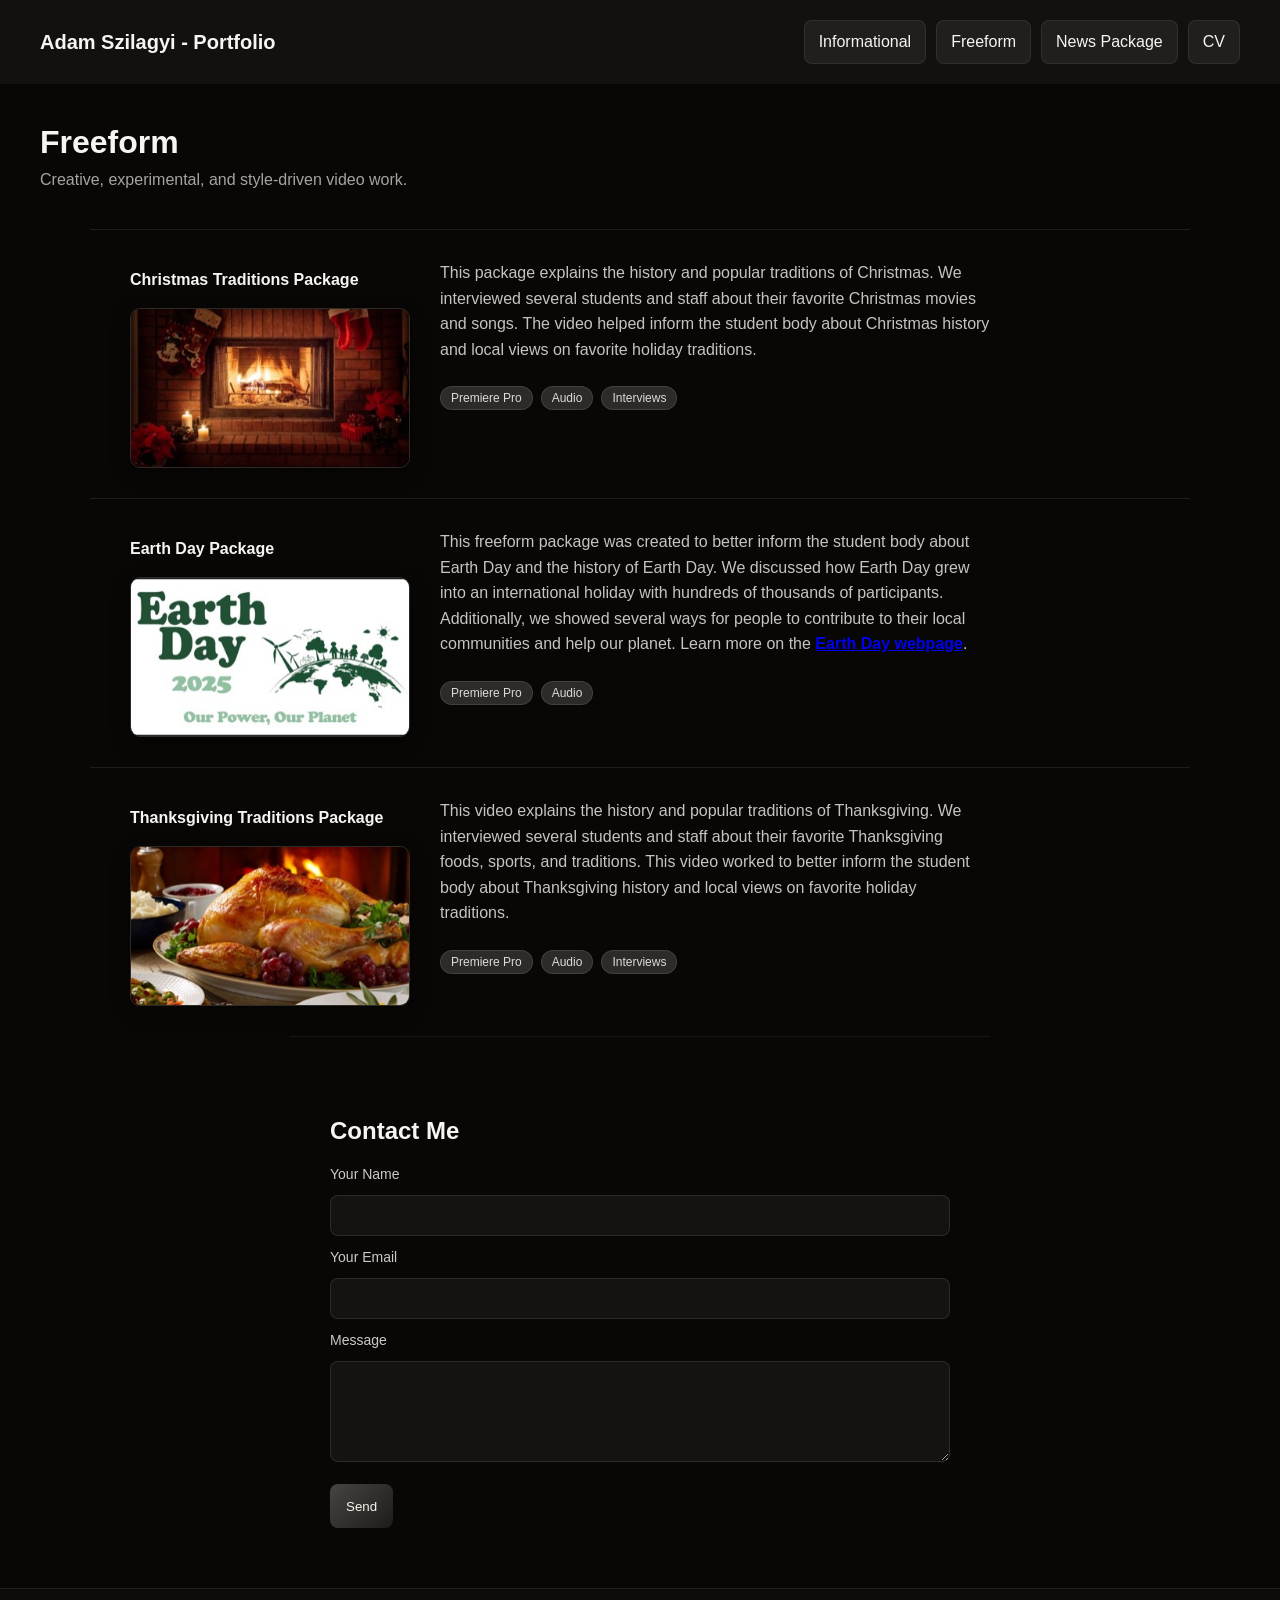
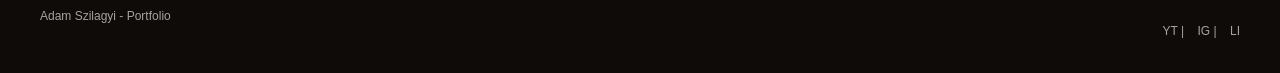
<file: freeform.html>
<!doctype html>
<html lang="en">
  <head>
    <meta charset="UTF-8" />
    <meta name="viewport" content="width=device-width, initial-scale=1.0" />
    <title>Freeform - Adam Szilagyi</title>
    <link rel="stylesheet" href="styles.css" />
  </head>

  <body>
    <!-- HEADER -->
    <header>
      <a href="index.html" class="title">Adam Szilagyi - Portfolio</a>
      <nav class="nav-buttons" aria-label="Primary navigation">
        <a href="informational.html">Informational</a>
        <a href="freeform.html">Freeform</a>
        <a href="news.html">News Package</a>
        <a href="cv.pdf" target="_blank" rel="noopener noreferrer">CV</a>
      </nav>
    </header>

    <main id="main-content">
      <!-- PAGE TITLE -->
      <h1 class="page-title">Freeform</h1>
      <p class="page-desc">
        Creative, experimental, and style-driven video work.
      </p>

      <!-- VIDEO 1 -->
      <section class="video-row">
      <a class="video-card" href="https://youtu.be/-RjYOG3RNKY" target="_blank" rel="noopener noreferrer">
        <div class="video-title">Christmas Traditions Package</div>
        <img src="images/thumbs/free1.jpg" srcset="images/thumbs/small/free1.jpg 360w, images/thumbs/free1.jpg 720w" sizes="(max-width: 768px) min(100vw - 40px, 300px), 280px" alt="Christmas Traditions Package video thumbnail" width="720" height="405" loading="lazy" decoding="async" />
      </a>
      <div>
        <div class="video-text">This package explains the history and popular traditions of Christmas. We interviewed
          several students and staff about their favorite Christmas movies and songs. The video helped inform the student
          body about Christmas history and local views on favorite holiday traditions.</div>
        <div class="video-tags">
          <span class="tag">Premiere Pro</span>
          <span class="tag">Audio</span>
          <span class="tag">Interviews</span>
        </div>
      </div>
    </section>

    <!-- VIDEO 2 -->
    <section class="video-row">
      <a class="video-card" href="https://youtu.be/7KwPspmigpY" target="_blank" rel="noopener noreferrer">
        <div class="video-title">Earth Day Package</div>
        <img src="images/thumbs/free2.jpg" srcset="images/thumbs/small/free2.jpg 360w, images/thumbs/free2.jpg 720w" sizes="(max-width: 768px) min(100vw - 40px, 300px), 280px" alt="Earth Day Package video thumbnail" width="720" height="405" loading="lazy" decoding="async" />
      </a>
      <div>
        <div class="video-text">This freeform package was created to better inform the student body about Earth Day and the
          history of Earth Day. We discussed how Earth Day grew into an international holiday with hundreds of thousands of participants. 
          Additionally, we showed several ways for people to contribute to their local communities and help our planet. Learn more on
          the <a href="https://www.earthday.org/"><b>Earth Day webpage</b></a>.</div>
        <div class="video-tags">
          <span class="tag">Premiere Pro</span>
          <span class="tag">Audio</span>
        </div>
      </div>
    </section>

    <!-- VIDEO 3 -->
    <section class="video-row">
      <a class="video-card" href="https://youtu.be/8H7IEGr7EFw" target="_blank" rel="noopener noreferrer">
        <div class="video-title">Thanksgiving Traditions Package</div>
        <img src="images/thumbs/free3.jpg" srcset="images/thumbs/small/free3.jpg 360w, images/thumbs/free3.jpg 720w" sizes="(max-width: 768px) min(100vw - 40px, 300px), 280px" alt="Thanksgiving Traditions Package video thumbnail" width="720" height="405" loading="lazy" decoding="async" />
      </a>
      <div>
        <div class="video-text">This video explains the history and popular traditions of Thanksgiving. We interviewed
          several students and staff about their favorite Thanksgiving foods, sports, and traditions. This video worked to better inform the student 
          body about Thanksgiving history and local views on favorite holiday traditions.</div>
        <div class="video-tags">
          <span class="tag">Premiere Pro</span>
          <span class="tag">Audio</span>
          <span class="tag">Interviews</span>
        </div>
      </div>
    </section>

    <!-- CONTACT FORM -->
    <section class="contact" aria-labelledby="contact-heading">
      <h2 id="contact-heading">Contact Me</h2>
      <form action="https://formspree.io/f/mwvaejre" method="POST">
        <label for="contact-name">Your Name</label>
        <input id="contact-name" type="text" name="name" autocomplete="name" required />
        <label for="contact-email">Your Email</label>
        <input id="contact-email" type="email" name="email" autocomplete="email" required />
        <label for="contact-message">Message</label>
        <textarea id="contact-message" name="message" rows="5"></textarea>
        <button class="submit" type="submit">Send</button>
      </form>
    </section>
    </main>

    <!-- FOOTER -->
    <footer>
      <div>Adam Szilagyi - Portfolio</div>
      <div>
        <a href="https://www.youtube.com/" target="_blank" rel="noopener noreferrer">YT</a> |
        <a href="https://www.instagram.com" target="_blank" rel="noopener noreferrer">IG</a> |
        <a href="https://www.linkedin.com/" target="_blank" rel="noopener noreferrer">LI</a>
      </div>
    </footer>
  </body>
</html>
</file>
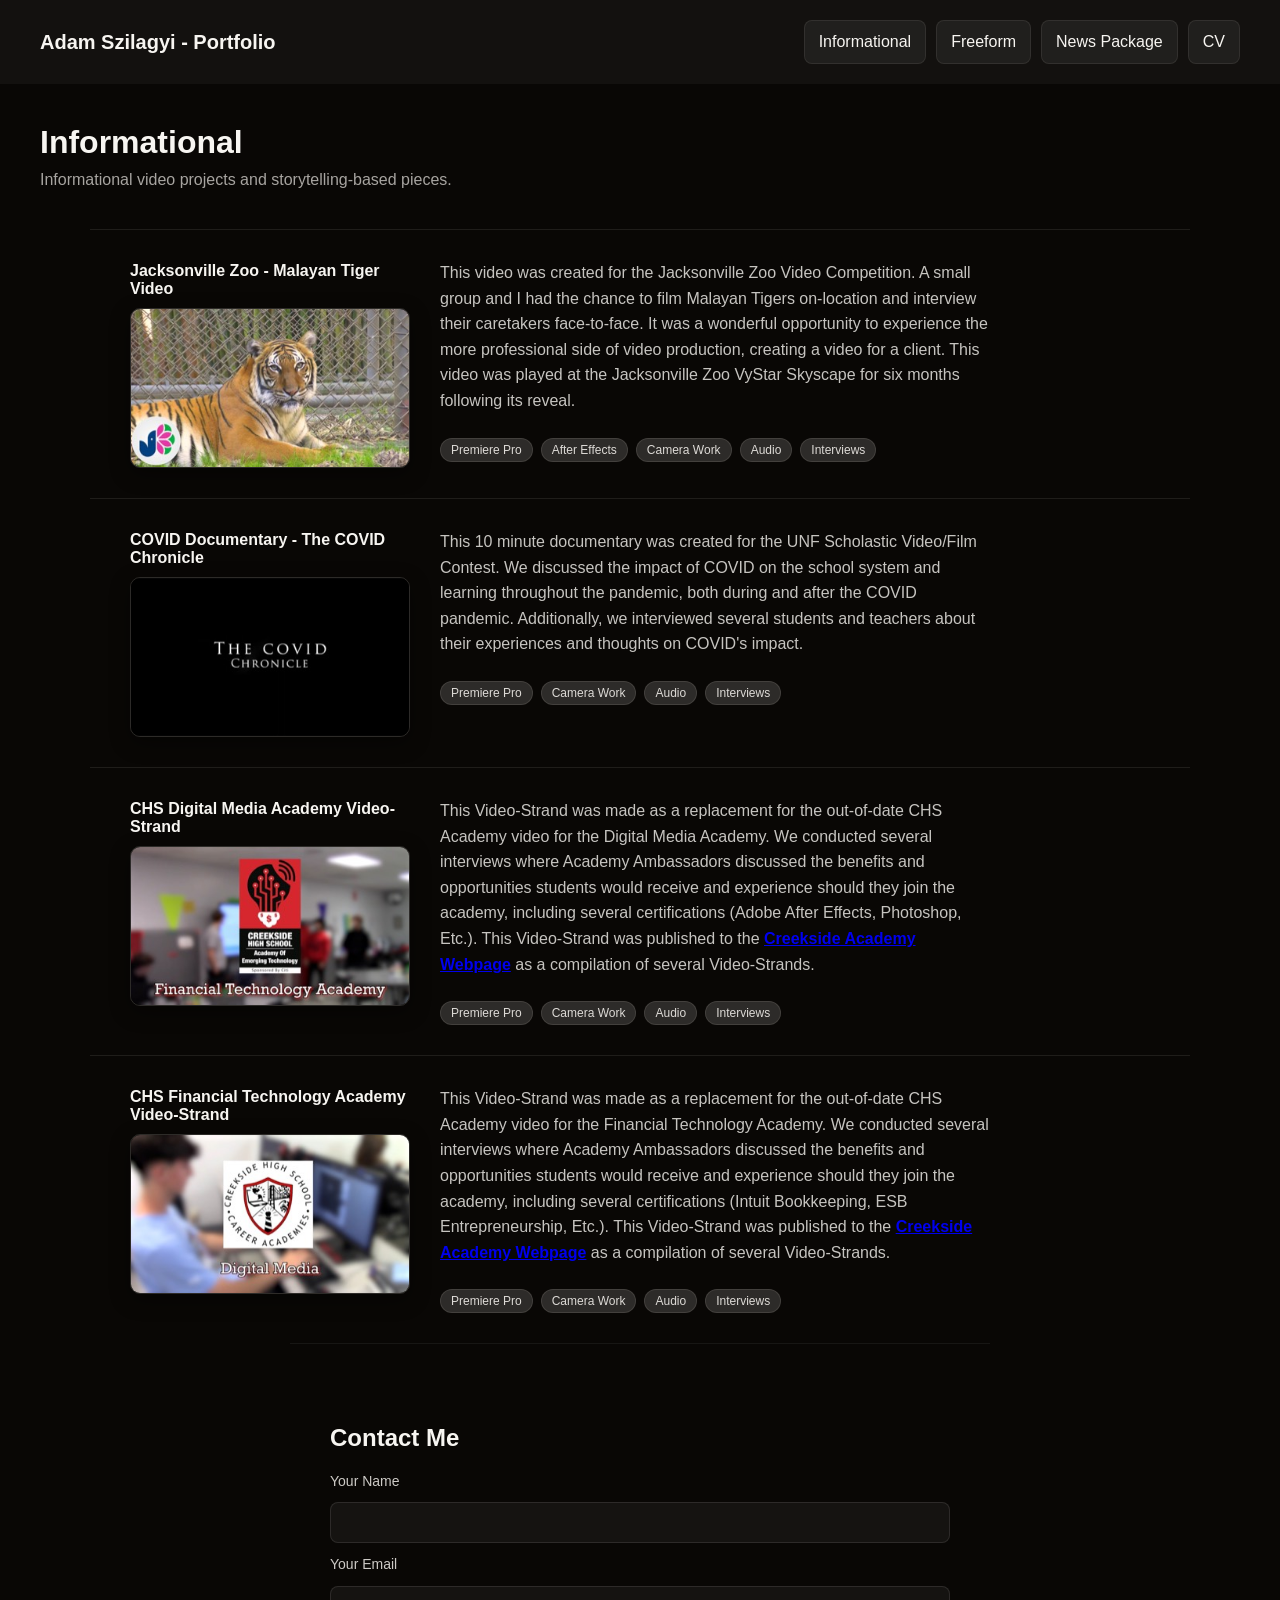
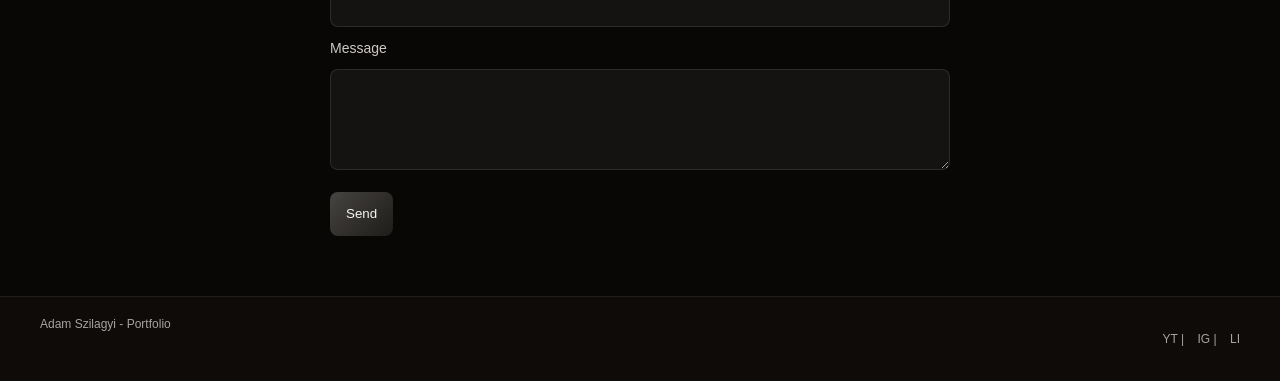
<file: informational.html>
<!doctype html>
<html lang="en">
  <head>
    <meta charset="UTF-8" />
    <meta name="viewport" content="width=device-width, initial-scale=1.0" />
    <title>Informational - Adam Szilagyi</title>
    <link rel="stylesheet" href="styles.css" />
  </head>

  <body>
    <!-- HEADER -->
    <header>
      <a href="index.html" class="title">Adam Szilagyi - Portfolio</a>
      <nav class="nav-buttons" aria-label="Primary navigation">
        <a href="informational.html">Informational</a>
        <a href="freeform.html">Freeform</a>
        <a href="news.html">News Package</a>
        <a href="cv.pdf" target="_blank" rel="noopener noreferrer">CV</a>
      </nav>
    </header>

    <main id="main-content">
      <!-- PAGE TITLE -->
      <h1 class="page-title">Informational</h1>
      <p class="page-desc">
        Informational video projects and storytelling-based pieces.
      </p>

      <!-- VIDEO 1 -->
      <section class="video-row">
        <a class="video-card" href="https://youtu.be/GxBQEEWye48" target="_blank" rel="noopener noreferrer">
        <div class="video-title">Jacksonville Zoo - Malayan Tiger Video</div>
        <img src="images/thumbs/info1.jpg" srcset="images/thumbs/small/info1.jpg 360w, images/thumbs/info1.jpg 720w" sizes="(max-width: 768px) min(100vw - 40px, 300px), 280px" alt="Jacksonville Zoo Malayan Tiger video thumbnail" width="720" height="405" loading="lazy" decoding="async" />
      </a>
      <div>
        <div class="video-text">
          This video was created for the Jacksonville Zoo Video Competition.
          A small group and I had the chance to film Malayan Tigers
          on-location and interview their caretakers face-to-face. It was a
          wonderful opportunity to experience the more professional side of
          video production, creating a video for a client. This video was played
          at the Jacksonville Zoo VyStar Skyscape for six months following its
          reveal.
        </div>
        <div class="video-tags">
          <span class="tag">Premiere Pro</span>
          <span class="tag">After Effects</span>
          <span class="tag">Camera Work</span>
          <span class="tag">Audio</span>
          <span class="tag">Interviews</span>
        </div>
      </div>
    </section>

    <!-- VIDEO 2 -->
    <section class="video-row">
      <a class="video-card" href="https://youtu.be/wInIKZqUEM0" target="_blank" rel="noopener noreferrer">
        <div class="video-title">COVID Documentary - The COVID Chronicle</div>
        <img src="images/thumbs/info2.jpg" srcset="images/thumbs/small/info2.jpg 360w, images/thumbs/info2.jpg 720w" sizes="(max-width: 768px) min(100vw - 40px, 300px), 280px" alt="COVID Documentary The COVID Chronicle thumbnail" width="720" height="405" loading="lazy" decoding="async" />
      </a>
      <div>
        <div class="video-text">
          This 10 minute documentary was created for the UNF Scholastic
          Video/Film Contest. We discussed the impact of COVID on the school
          system and learning throughout the pandemic, both during and after the
          COVID pandemic. Additionally, we interviewed several students and
          teachers about their experiences and thoughts on COVID's impact.
        </div>
        <div class="video-tags">
          <span class="tag">Premiere Pro</span>
          <span class="tag">Camera Work</span>
          <span class="tag">Audio</span>
          <span class="tag">Interviews</span>
        </div>
      </div>
    </section>

    <!-- VIDEO 3 -->
    <section class="video-row">
      <a
        class="video-card"
        href="https://vimeo.com/1041259561?share=copy&fl=sv&fe=ci#t=613"
        target="_blank"
        rel="noopener noreferrer"
      >
        <div class="video-title">CHS Digital Media Academy Video-Strand</div>
        <img src="images/thumbs/info3.jpg" srcset="images/thumbs/small/info3.jpg 360w, images/thumbs/info3.jpg 720w" sizes="(max-width: 768px) min(100vw - 40px, 300px), 280px" alt="CHS Digital Media Academy video strand thumbnail" width="720" height="405" loading="lazy" decoding="async" />
      </a>
      <div>
        <div class="video-text">
          This Video-Strand was made as a replacement for the out-of-date CHS
          Academy video for the Digital Media Academy. We conducted several
          interviews where Academy Ambassadors discussed the benefits and
          opportunities students would receive and experience should they join
          the academy, including several certifications (Adobe After Effects,
          Photoshop, Etc.). This Video-Strand was published to the
          <a href="https://www-chs.stjohns.k12.fl.us/academies/"
            ><b>Creekside Academy Webpage</b></a
          >
          as a compilation of several Video-Strands.
        </div>
        <div class="video-tags">
          <span class="tag">Premiere Pro</span>
          <span class="tag">Camera Work</span>
          <span class="tag">Audio</span>
          <span class="tag">Interviews</span>
        </div>
      </div>
    </section>

    <!-- VIDEO 4 -->
    <section class="video-row">
      <a
        class="video-card"
        href="https://vimeo.com/1041259561?share=copy&fl=sv&fe=ci#t=463"
        target="_blank"
        rel="noopener noreferrer"
      >
        <div class="video-title">
          CHS Financial Technology Academy Video-Strand
        </div>
        <img src="images/thumbs/info4.jpg" srcset="images/thumbs/small/info4.jpg 360w, images/thumbs/info4.jpg 720w" sizes="(max-width: 768px) min(100vw - 40px, 300px), 280px" alt="CHS Financial Technology Academy video strand thumbnail" width="720" height="405" loading="lazy" decoding="async" />
      </a>
      <div>
        <div class="video-text">
          This Video-Strand was made as a replacement for the out-of-date CHS
          Academy video for the Financial Technology Academy. We conducted
          several interviews where Academy Ambassadors discussed the benefits
          and opportunities students would receive and experience should they
          join the academy, including several certifications (Intuit
          Bookkeeping, ESB Entrepreneurship, Etc.). This Video-Strand was
          published to the
          <a href="https://www-chs.stjohns.k12.fl.us/academies/"
            ><b>Creekside Academy Webpage</b></a
          >
          as a compilation of several Video-Strands.
        </div>
        <div class="video-tags">
          <span class="tag">Premiere Pro</span>
          <span class="tag">Camera Work</span>
          <span class="tag">Audio</span>
          <span class="tag">Interviews</span>
        </div>
      </div>
    </section>

    <!-- CONTACT FORM -->
    <section class="contact" aria-labelledby="contact-heading">
      <h2 id="contact-heading">Contact Me</h2>
      <form action="https://formspree.io/f/mwvaejre" method="POST">
        <label for="contact-name">Your Name</label>
        <input id="contact-name" type="text" name="name" autocomplete="name" required />
        <label for="contact-email">Your Email</label>
        <input id="contact-email" type="email" name="email" autocomplete="email" required />
        <label for="contact-message">Message</label>
        <textarea id="contact-message" name="message" rows="5"></textarea>
        <button class="submit" type="submit">Send</button>
      </form>
    </section>
    </main>

    <!-- FOOTER -->
    <footer>
      <div>Adam Szilagyi - Portfolio</div>
      <div>
        <a href="https://www.youtube.com/" target="_blank" rel="noopener noreferrer">YT</a> |
        <a href="https://www.instagram.com" target="_blank" rel="noopener noreferrer">IG</a> |
        <a href="https://www.linkedin.com/" target="_blank" rel="noopener noreferrer">LI</a>
      </div>
    </footer>
  </body>
</html>
</file>
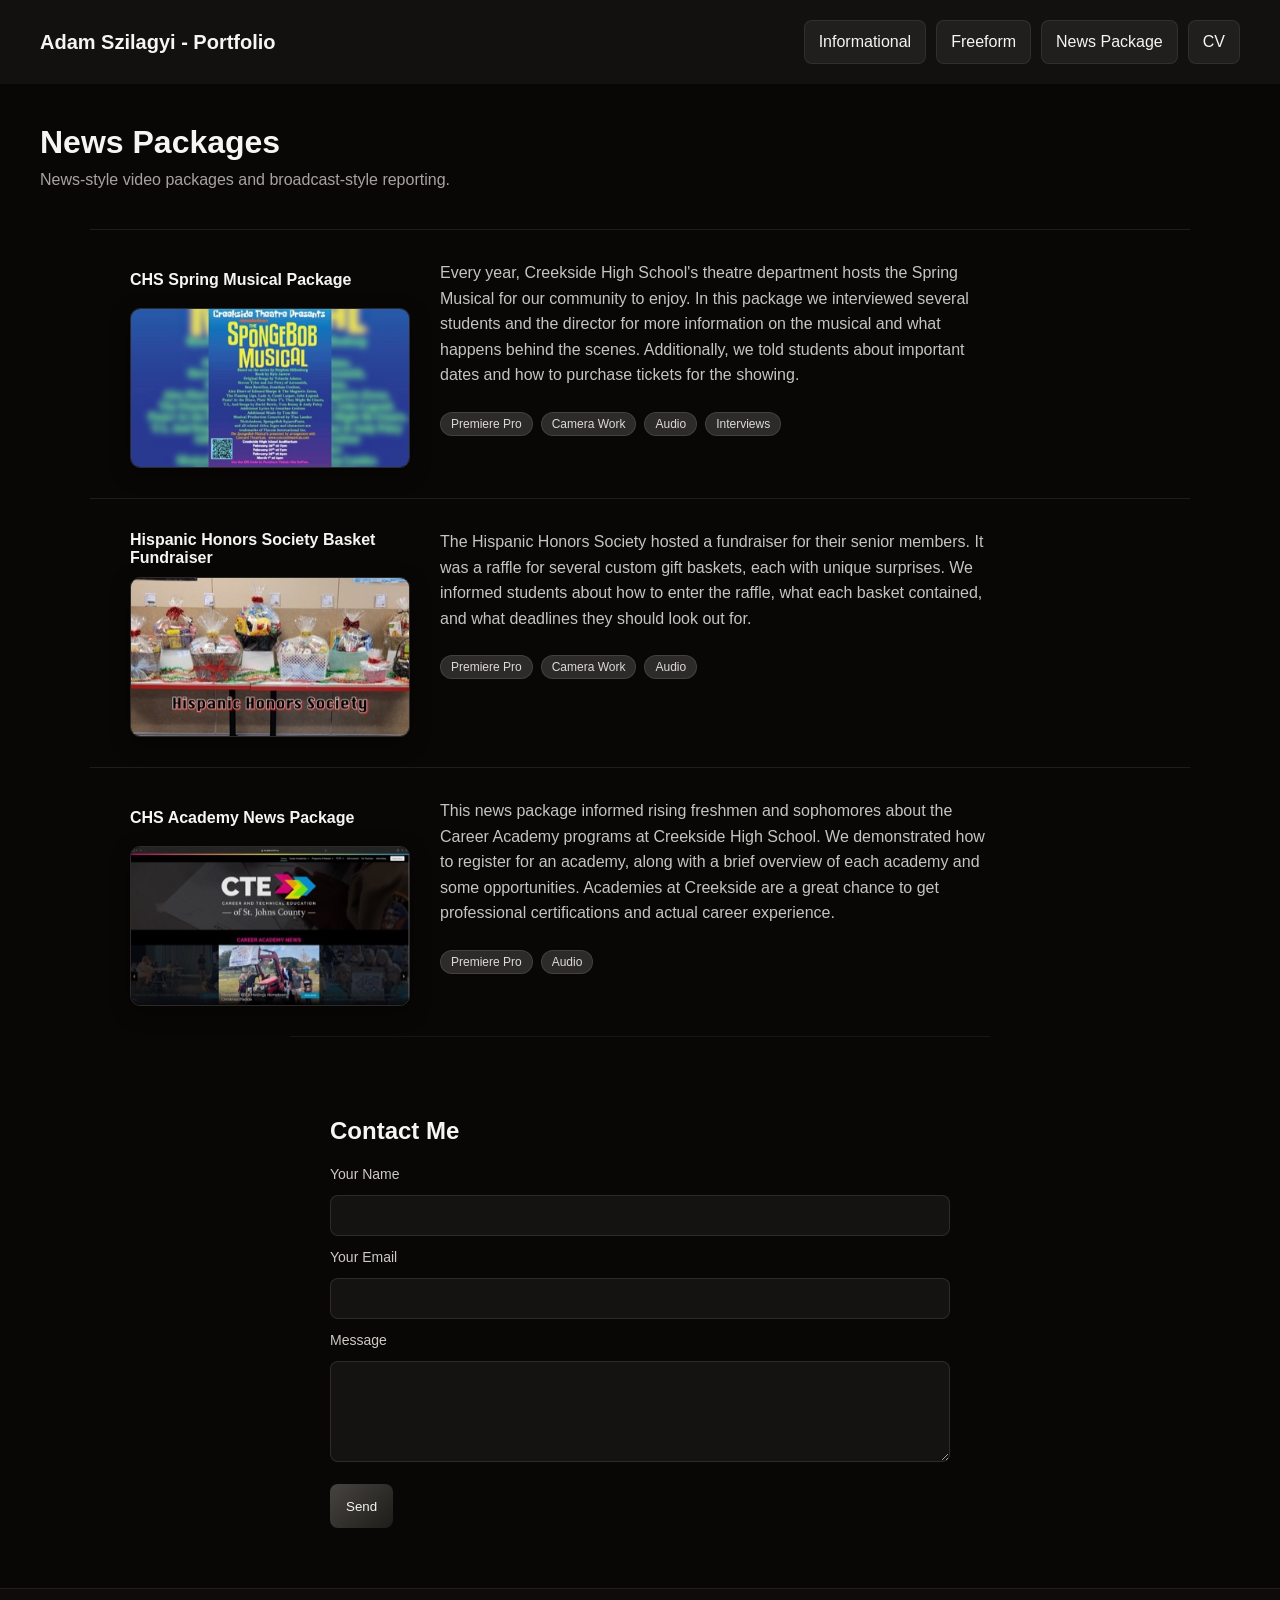
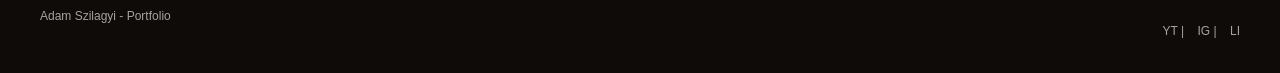
<file: news.html>
<!doctype html>
<html lang="en">
  <head>
    <meta charset="UTF-8" />
    <meta name="viewport" content="width=device-width, initial-scale=1.0" />
    <title>News Packages - Adam Szilagyi</title>
    <link rel="stylesheet" href="styles.css" />
  </head>

  <body>
    <!-- HEADER -->
    <header>
      <a href="index.html" class="title">Adam Szilagyi - Portfolio</a>
      <nav class="nav-buttons" aria-label="Primary navigation">
        <a href="informational.html">Informational</a>
        <a href="freeform.html">Freeform</a>
        <a href="news.html">News Package</a>
        <a href="cv.pdf" target="_blank" rel="noopener noreferrer">CV</a>
      </nav>
    </header>

    <main id="main-content">
      <!-- PAGE TITLE -->
      <h1 class="page-title">News Packages</h1>
      <p class="page-desc">
        News-style video packages and broadcast-style reporting.
      </p>

      <!-- VIDEO 1 -->
      <section class="video-row">
      <a class="video-card" href="https://youtu.be/MkvD6lzPgV0" target="_blank" rel="noopener noreferrer">
        <div class="video-title">CHS Spring Musical Package</div>
        <img src="images/thumbs/news1.jpg" srcset="images/thumbs/small/news1.jpg 360w, images/thumbs/news1.jpg 720w" sizes="(max-width: 768px) min(100vw - 40px, 300px), 280px" alt="CHS Spring Musical Package video thumbnail" width="720" height="405" loading="lazy" decoding="async" />
      </a>
      <div>
        <div class="video-text">Every year, Creekside High School's theatre department hosts the Spring Musical for
          our community to enjoy. In this package we interviewed several students and the director for more information on 
          the musical and what happens behind the scenes. Additionally, we told students about important dates and how to purchase
          tickets for the showing.</div>
        <div class="video-tags">
          <span class="tag">Premiere Pro</span>
          <span class="tag">Camera Work</span>
          <span class="tag">Audio</span>
          <span class="tag">Interviews</span>
        </div>
      </div>
    </section>

    <!-- VIDEO 2 -->
    <section class="video-row">
      <a class="video-card" href="https://youtu.be/QZOHqDC52lU" target="_blank" rel="noopener noreferrer">
        <div class="video-title">Hispanic Honors Society Basket Fundraiser</div>
        <img src="images/thumbs/news2.jpg" srcset="images/thumbs/small/news2.jpg 360w, images/thumbs/news2.jpg 720w" sizes="(max-width: 768px) min(100vw - 40px, 300px), 280px" alt="Hispanic Honors Society Basket Fundraiser video thumbnail" width="720" height="405" loading="lazy" decoding="async" />
      </a>
      <div>
        <div class="video-text">The Hispanic Honors Society hosted a fundraiser for their senior members. It was a raffle for 
          several custom gift baskets, each with unique surprises. We informed students about how to enter the raffle, what each basket
          contained, and what deadlines they should look out for.</div>
        <div class="video-tags">
          <span class="tag">Premiere Pro</span>
          <span class="tag">Camera Work</span>
          <span class="tag">Audio</span>
        </div>
      </div>
    </section>

    <!-- VIDEO 3 -->
    <section class="video-row">
      <a class="video-card" href="https://youtu.be/VFp15CEeelA" target="_blank" rel="noopener noreferrer">
        <div class="video-title">CHS Academy News Package</div>
        <img src="images/thumbs/news3.jpg" srcset="images/thumbs/small/news3.jpg 360w, images/thumbs/news3.jpg 720w" sizes="(max-width: 768px) min(100vw - 40px, 300px), 280px" alt="CHS Academy News Package video thumbnail" width="720" height="405" loading="lazy" decoding="async" />
      </a>
      <div>
        <div class="video-text">This news package informed rising freshmen and sophomores about the Career Academy programs at
          Creekside High School. We demonstrated how to register for an academy, along with a brief overview of each academy and some opportunities.
          Academies at Creekside are a great chance to get professional certifications and actual career experience.</div>
        <div class="video-tags">
          <span class="tag">Premiere Pro</span>
          <span class="tag">Audio</span>
        </div>
      </div>
    </section>

    <!-- CONTACT FORM -->
    <section class="contact" aria-labelledby="contact-heading">
      <h2 id="contact-heading">Contact Me</h2>
      <form action="https://formspree.io/f/mwvaejre" method="POST">
        <label for="contact-name">Your Name</label>
        <input id="contact-name" type="text" name="name" autocomplete="name" required />
        <label for="contact-email">Your Email</label>
        <input id="contact-email" type="email" name="email" autocomplete="email" required />
        <label for="contact-message">Message</label>
        <textarea id="contact-message" name="message" rows="5"></textarea>
        <button class="submit" type="submit">Send</button>
      </form>
    </section>
    </main>

    <!-- FOOTER -->
    <footer>
      <div>Adam Szilagyi - Portfolio</div>
      <div>
        <a href="https://www.youtube.com/" target="_blank" rel="noopener noreferrer">YT</a> |
        <a href="https://www.instagram.com" target="_blank" rel="noopener noreferrer">IG</a> |
        <a href="https://www.linkedin.com/" target="_blank" rel="noopener noreferrer">LI</a>
      </div>
    </footer>
  </body>
</html>
</file>
<file: styles.css>
/* ========================================
   GLOBAL STYLES
   ======================================== */
:root {
  --color-page: oklch(13% 0.006 75);
  --color-header: oklch(18% 0.006 75);
  --color-rule: oklch(23% 0.006 75);
  --color-control: oklch(39% 0.006 75);
  --color-control-hover: oklch(52% 0.006 75);
  --color-control-deep: oklch(30% 0.006 75);
  --color-text: oklch(97% 0.006 75);
  --color-text-body: oklch(84% 0.006 75);
  --color-text-soft: oklch(82% 0.006 75);
  --color-text-muted: oklch(72% 0.006 75);
  --color-tag-text: oklch(89% 0.006 75);
  --wash-subtle: oklch(97% 0.006 75 / 0.06);
  --wash-hover: oklch(97% 0.006 75 / 0.15);
  --wash-field: oklch(97% 0.006 75 / 0.05);
  --wash-footer: oklch(16% 0.006 75 / 0.8);
  --wash-tag: oklch(39% 0.006 75 / 0.6);
  --wash-tag-hover: oklch(39% 0.006 75 / 0.9);
  --border-faint: oklch(97% 0.006 75 / 0.08);
  --border-soft: oklch(97% 0.006 75 / 0.1);
  --border-medium: oklch(97% 0.006 75 / 0.15);
  --border-focus: oklch(97% 0.006 75 / 0.42);
  --radius-xs: 5px;
  --radius-md: 8px;
  --radius-lg: 10px;
  --radius-xl: 12px;
  --radius-pill: 16px;
  --shadow-nav: 0 6px 20px oklch(0% 0 0 / 0.4);
  --shadow-portrait: 0 10px 30px oklch(0% 0 0 / 0.5);
  --shadow-media: 0 10px 30px oklch(0% 0 0 / 0.6);
  --shadow-button: 0 8px 25px oklch(0% 0 0 / 0.4);
  --shadow-card: 0 6px 20px oklch(0% 0 0 / 0.4);
  --ease-out: cubic-bezier(0.16, 1, 0.3, 1);
}

body {
  margin: 0;
  font-family: Arial, sans-serif;
  background: var(--color-page);
  color: var(--color-text);
}

*,
*::before,
*::after {
  box-sizing: border-box;
}

img {
  max-width: 100%;
}

.visually-hidden {
  position: absolute;
  width: 1px;
  height: 1px;
  padding: 0;
  margin: -1px;
  overflow: hidden;
  clip: rect(0, 0, 0, 0);
  white-space: nowrap;
  border: 0;
}

:focus-visible {
  outline: 3px solid var(--border-focus);
  outline-offset: 3px;
}

/* ========================================
   HEADER
   ======================================== */
header {
  display: flex;
  justify-content: space-between;
  align-items: center;
  padding: 20px 40px;
  background: var(--color-header);
  position: sticky;
  top: 0;
  z-index: 1000;
}

.title {
  font-size: 20px;
  font-weight: bold;
  color: var(--color-text);
  text-decoration: none;
  cursor: pointer;
  transition:
    opacity 0.2s var(--ease-out),
    transform 0.2s var(--ease-out);
}

.title:hover {
  transform: scale(1.05);
  opacity: 0.8;
}

.nav-buttons {
  display: flex;
  align-items: center;
  flex-wrap: wrap;
  justify-content: flex-end;
  gap: 10px;
}

.nav-buttons a {
  display: inline-flex;
  align-items: center;
  justify-content: center;
  min-height: 44px;
  padding: 10px 14px;
  background: var(--wash-subtle);
  color: var(--color-text);
  text-decoration: none;
  border-radius: var(--radius-md);
  transition:
    transform 0.25s var(--ease-out),
    background 0.25s var(--ease-out),
    box-shadow 0.25s var(--ease-out);
  border: 1px solid var(--border-faint);
}

.nav-buttons a:hover {
  transform: translateY(-2px);
  background: var(--wash-hover);
  box-shadow: var(--shadow-nav);
}

/* ========================================
   ABOUT SECTION
   ======================================== */
.about {
  display: flex;
  gap: 30px;
  padding: 60px 40px;
  align-items: flex-start;
  max-width: 1100px;
  margin: auto;
}

.about img {
  width: 150px;
  height: 150px;
  border-radius: 50%;
  object-fit: cover;
  border: 3px solid var(--border-medium);
  box-shadow: var(--shadow-portrait);
  flex-shrink: 0;
}

.about > div {
  flex: 1;
  max-width: 500px;
}

.about h2 {
  margin: 0 0 15px 0;
  font-size: 28px;
}

.about p {
  color: var(--color-text-body);
  line-height: 1.6;
  margin: 0 0 15px 0;
}

/* ========================================
   HEADSHOT & CERTIFICATIONS
   ======================================== */
.headshot {
  width: 220px !important;
  height: 220px !important;
  border-radius: 50%;
  object-fit: cover;
}

.cert {
  width: 120px !important;
  height: 120px !important;
  border-radius: 50%;
  margin-top: 10px;
  object-fit: cover;
  filter: drop-shadow(0 10px 15px oklch(0% 0 0 / 0.4));
}

/* ========================================
   SOCIAL LINKS
   ======================================== */
.socials {
  margin-top: 10px;
}

.socials a {
  display: inline-flex;
  align-items: center;
  min-height: 44px;
  margin-right: 12px;
  font-size: 18px;
  color: var(--color-text-soft);
  text-decoration: none;
  transition:
    color 0.2s var(--ease-out),
    transform 0.2s var(--ease-out);
}

.socials a:hover {
  color: var(--color-text);
  transform: scale(1.1);
}

/* ========================================
   ROW SECTIONS
   ======================================== */
.row {
  display: flex;
  align-items: flex-start;
  justify-content: flex-start;
  padding: 80px 60px;
  border-top: 1px solid var(--wash-subtle);
  max-width: 1100px;
  margin: auto;
  gap: clamp(40px, 10vw, 120px);
}

.row img {
  width: 340px;
  height: 200px;
  object-fit: cover;
  border-radius: var(--radius-xl);
  border: 1px solid var(--border-medium);
  box-shadow: var(--shadow-media);
  transition: transform 0.3s var(--ease-out);
  flex-shrink: 0;
}

.row img:hover {
  transform: scale(1.03);
}

.desc {
  max-width: 420px;
  display: flex;
  flex-direction: column;
}

.desc h2 {
  font-size: 22px;
  margin: 0 0 10px 0;
  min-height: 55px;
  display: flex;
  align-items: center;
}

.desc button {
  align-self: flex-start;
  margin: 0 0 15px 0;
}

.desc p {
  color: var(--color-text-body);
  margin: 0 0 15px 0;
  line-height: 1.6;
}

/* ========================================
   SKILLS SECTION
   ======================================== */
.skills {
  padding: 40px 180px;
  border-top: 1px solid var(--color-rule);
}

.skill {
  margin-bottom: 15px;
}

.skill-name {
  margin-bottom: 5px;
  color: var(--color-text-soft);
}

.bar {
  width: 100%;
  background: var(--color-rule);
  height: 10px;
  border-radius: var(--radius-xs);
  overflow: hidden;
}

.bar-fill {
  height: 100%;
  background: var(--color-control);
}

/* ========================================
   BUTTONS
   ======================================== */
button,
.button-link {
  display: inline-flex;
  align-items: center;
  justify-content: center;
  min-height: 44px;
  margin-top: 10px;
  padding: 10px 16px;
  border: none;
  border-radius: var(--radius-md);
  background: linear-gradient(135deg, var(--color-control), var(--color-rule));
  color: var(--color-text);
  cursor: pointer;
  text-decoration: none;
  transition:
    transform 0.25s var(--ease-out),
    background 0.25s var(--ease-out),
    box-shadow 0.25s var(--ease-out);
}

button:hover,
.button-link:hover {
  transform: translateY(-2px);
  background: linear-gradient(135deg, var(--color-control-hover), var(--color-control-deep));
  box-shadow: var(--shadow-button);
}

/* ========================================
   CONTACT SECTION
   ======================================== */
.contact {
  padding: 60px 40px;
  max-width: 700px;
  margin: auto;
  border-top: 1px solid var(--wash-subtle);
}

form {
  display: flex;
  flex-direction: column;
  gap: 12px;
}

label {
  color: var(--color-text-body);
  font-size: 14px;
  line-height: 1.3;
}

input,
textarea {
  padding: 12px;
  border-radius: var(--radius-md);
  border: 1px solid var(--border-soft);
  background: var(--wash-field);
  color: var(--color-text);
  font-family: Arial, sans-serif;
}

input:focus,
textarea:focus {
  border-color: var(--border-focus);
}

button.submit {
  align-self: flex-start;
}

/* ========================================
   FOOTER
   ======================================== */
footer {
  display: flex;
  justify-content: space-between;
  padding: 20px 40px;
  background: var(--wash-footer);
  border-top: 1px solid var(--border-faint);
  font-size: 12px;
  color: var(--color-text-muted);
}

footer a {
  display: inline-flex;
  align-items: center;
  min-height: 44px;
  color: var(--color-text-muted);
  margin-left: 10px;
  text-decoration: none;
  transition: color 0.2s var(--ease-out);
}

footer a:hover {
  color: var(--color-text);
}

/* ========================================
   PAGE LAYOUTS (for detail pages)
   ======================================== */
.page-title {
  padding: 40px 40px 10px;
  margin: 0;
  font-size: 32px;
  font-weight: bold;
}

.page-desc {
  padding: 0 40px 40px;
  margin: 0;
  color: var(--color-text-muted);
}

/* ========================================
   VIDEO SECTION
   ======================================== */
.video-row {
  display: flex;
  align-items: flex-start;
  gap: 30px;
  padding: 30px 40px;
  border-top: 1px solid var(--color-rule);
  max-width: 1100px;
  margin: 0 auto;
}

.video-row > div {
  display: flex;
  flex-direction: column;
  flex: 1;
}

.video-card {
  display: flex;
  flex-direction: column;
  text-decoration: none;
  color: var(--color-text);
  transition: transform 0.2s var(--ease-out);
  min-width: 280px;
  width: 280px;
  flex-shrink: 0;
}

.video-card:hover img {
  transform: scale(1.08);
}

.video-title {
  margin-bottom: 8px;
  font-weight: bold;
  font-size: 16px;
  min-height: 40px;
  display: flex;
  align-items: center;
}

.video-card img {
  width: 280px;
  height: 160px;
  object-fit: cover;
  border-radius: var(--radius-lg);
  border: 1px solid var(--border-medium);
  box-shadow: var(--shadow-card);
  transition: transform 0.3s var(--ease-out);
}

.video-text {
  max-width: 550px;
  color: var(--color-text-soft);
  line-height: 1.6;
  margin-bottom: 12px;
}

/* ========================================
   TAGS
   ======================================== */
.video-tags {
  display: flex;
  gap: 8px;
  margin-top: 12px;
  flex-wrap: wrap;
}

.tag {
  display: inline-block;
  padding: 4px 10px;
  background: var(--wash-tag);
  color: var(--color-tag-text);
  border-radius: var(--radius-pill);
  font-size: 12px;
  font-weight: 500;
  border: 1px solid var(--border-soft);
  transition:
    background 0.2s var(--ease-out),
    border-color 0.2s var(--ease-out);
}

.tag:hover {
  background: var(--wash-tag-hover);
  border-color: var(--border-focus);
}

/* ========================================
   FADE-IN SCROLL ANIMATION
   ======================================== */
.fade-in {
  opacity: 0;
  transform: translateY(20px);
  transition:
    opacity 0.8s var(--ease-out),
    transform 0.8s var(--ease-out);
}

.fade-in.show {
  opacity: 1;
  transform: translateY(0);
}

@media (max-width: 1024px) {
  .row {
    padding: 60px 40px;
    gap: 40px;
  }
}

/* ========================================
   MOBILE/RESPONSIVE (max-width: 768px)
   ======================================== */
@media (max-width: 768px) {
  /* Header */
  header {
    padding: 15px 20px;
    flex-direction: column;
    gap: 15px;
  }

  .title {
    font-size: 18px;
  }

  .nav-buttons a {
    padding: 8px 10px;
    font-size: 12px;
  }

  /* About Section */
  .about {
    flex-direction: column;
    padding: 40px 20px;
    gap: 20px;
    align-items: center;
  }

  .about img {
    width: 120px;
    height: 120px;
  }

  .about > div {
    max-width: 100%;
  }

  .about h2 {
    font-size: 22px;
  }

  /* Skills Section */
  .skills {
    padding: 30px 20px;
  }

  .skill {
    margin-bottom: 12px;
  }

  /* Row Sections */
  .row {
    flex-direction: column;
    padding: 40px 20px;
    gap: 20px;
    align-items: center;
  }

  .row img {
    width: 100%;
    height: auto;
    max-width: 300px;
  }

  .desc {
    max-width: 100%;
    text-align: center;
  }

  .desc h2 {
    min-height: auto;
    font-size: 18px;
    justify-content: center;
  }

  .desc button {
    align-self: center;
  }

  /* Contact */
  .contact {
    padding: 40px 20px;
    max-width: 100%;
  }

  form {
    max-width: 100%;
  }

  input,
  textarea {
    font-size: 16px;
  }

  /* Video Section */
  .video-row {
    flex-direction: column;
    padding: 20px 20px;
    gap: 15px;
    align-items: center;
  }

  .video-card {
    min-width: 100%;
    width: 100%;
    max-width: 300px;
  }

  .video-card img {
    width: 100%;
    max-width: 300px;
    height: auto;
  }

  .video-title {
    min-height: 30px;
    font-size: 14px;
  }

  .video-text {
    max-width: 100%;
    font-size: 14px;
  }

  /* Page Layouts */
  .page-title {
    padding: 20px 20px 10px;
    font-size: 24px;
  }

  .page-desc {
    padding: 0 20px 20px;
    font-size: 14px;
  }

  /* Footer */
  footer {
    flex-direction: column;
    gap: 15px;
    padding: 20px;
    text-align: center;
  }

  footer a {
    margin-left: 5px;
  }

  /* Tags */
  .tag {
    font-size: 11px;
    padding: 3px 8px;
  }

  /* Buttons */
  button,
  .button-link {
    padding: 8px 12px;
    font-size: 14px;
  }
}

@media (prefers-reduced-motion: reduce) {
  *,
  *::before,
  *::after {
    scroll-behavior: auto !important;
    transition-duration: 0.01ms !important;
    animation-duration: 0.01ms !important;
    animation-iteration-count: 1 !important;
  }

  .fade-in {
    opacity: 1;
    transform: none;
  }

  .title:hover,
  .nav-buttons a:hover,
  .socials a:hover,
  .row img:hover,
  button:hover,
  .button-link:hover,
  .video-card:hover img {
    transform: none;
  }
}
</file>
